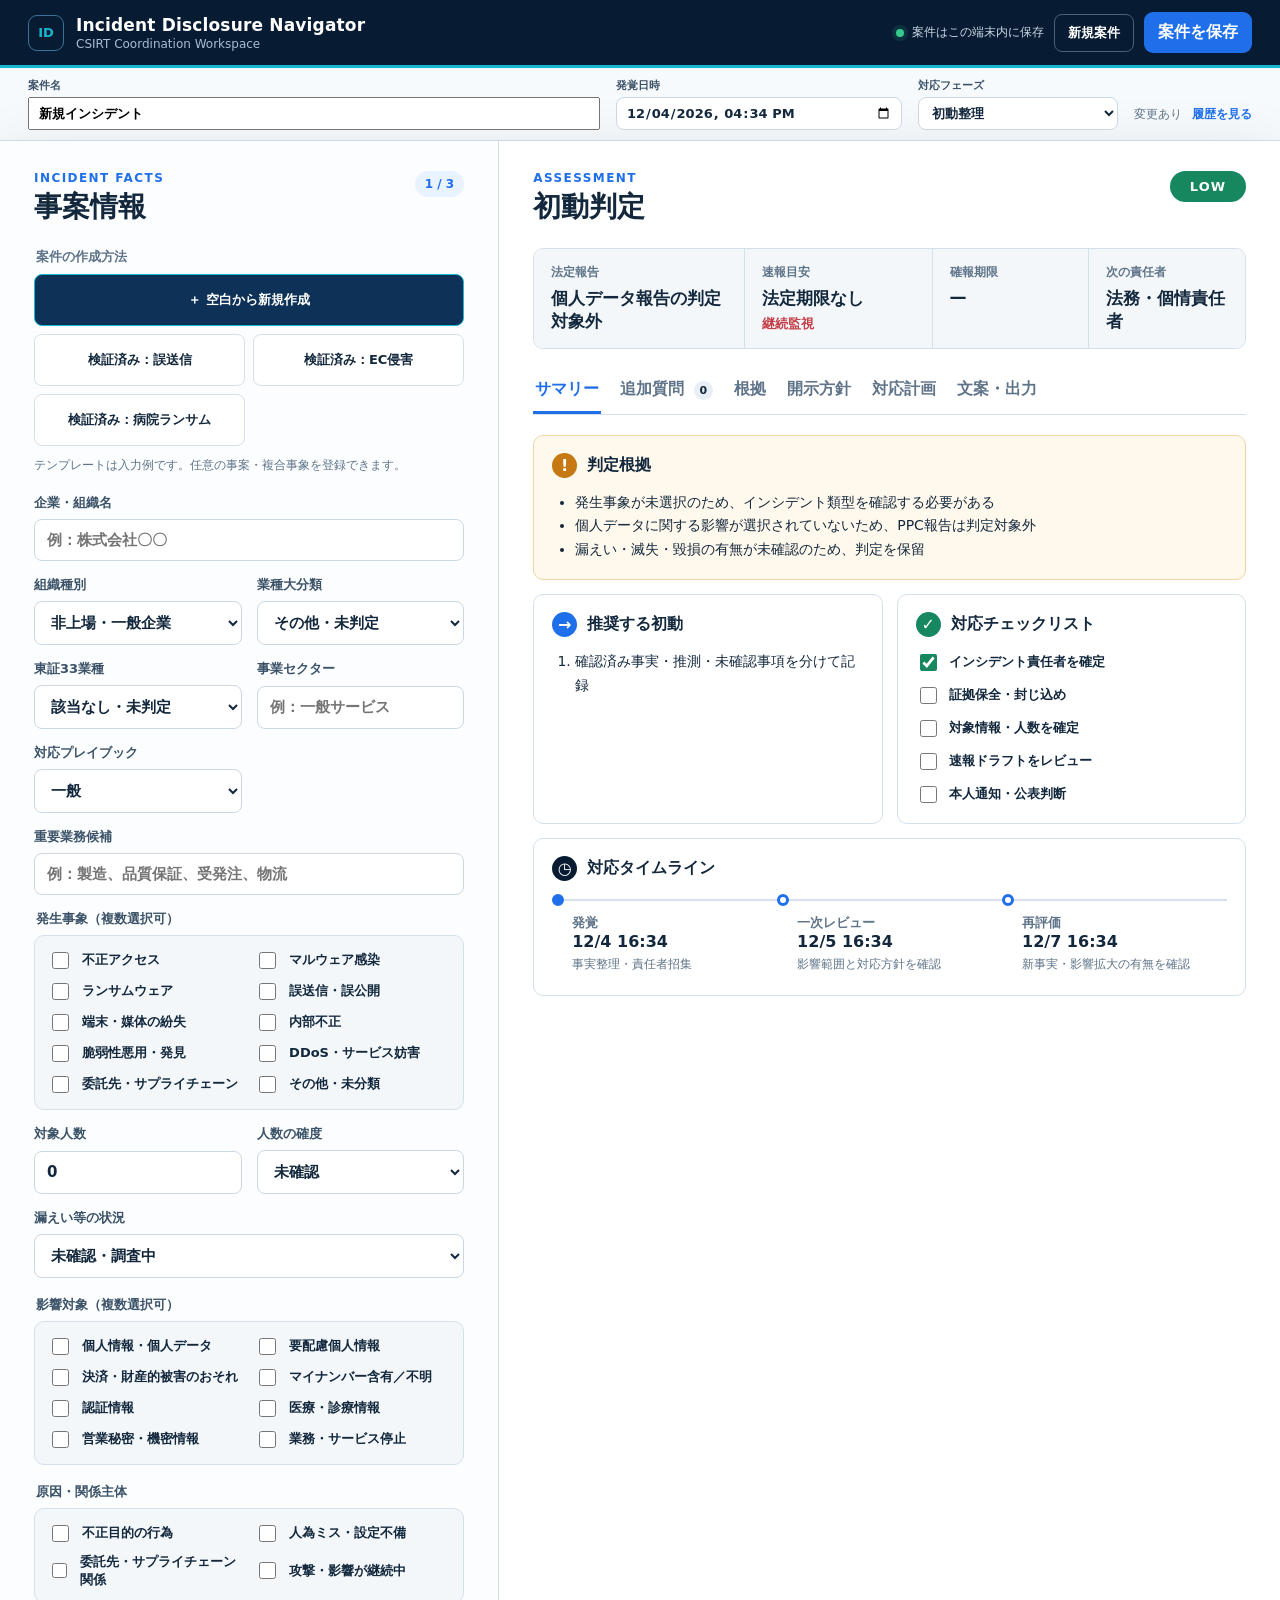
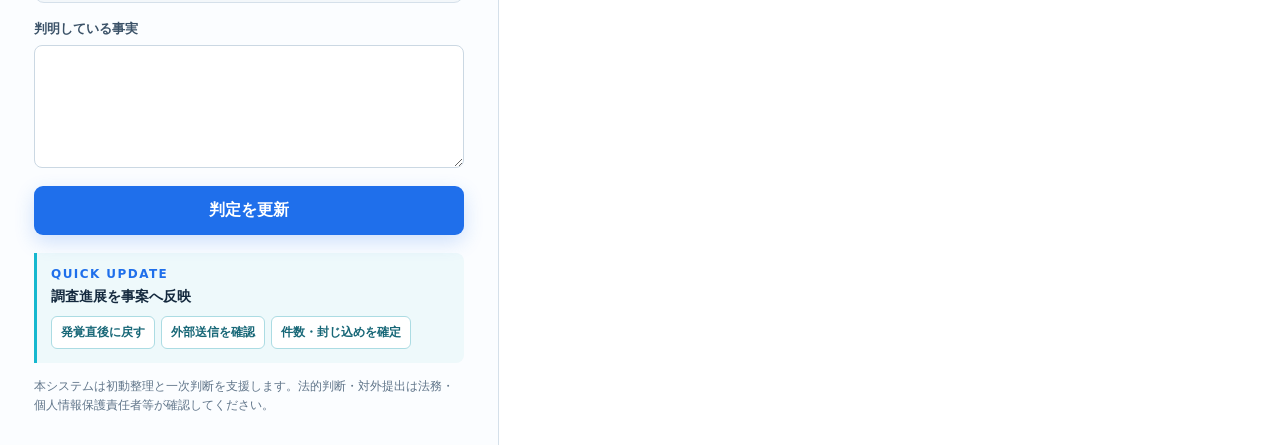
<file: index.html>
<!doctype html>
<html lang="ja">
<head>
  <meta charset="utf-8"><meta name="viewport" content="width=device-width,initial-scale=1">
  <title>Incident Disclosure Navigator</title>
  <meta name="description" content="サイバーインシデント発覚後の報告判断・社内外調整・文案作成を支援">
  <link rel="icon" type="image/svg+xml" href="data:image/svg+xml,%3Csvg xmlns='http://www.w3.org/2000/svg' viewBox='0 0 64 64'%3E%3Crect width='64' height='64' rx='14' fill='%23071b33'/%3E%3Cpath d='M32 9 51 16v15c0 12-8 20-19 25C21 51 13 43 13 31V16l19-7Z' fill='none' stroke='%2329d3e2' stroke-width='5'/%3E%3Cpath d='M23 32h18M32 23v18' stroke='white' stroke-width='5'/%3E%3C/svg%3E">
  <link rel="stylesheet" href="./styles.css">
</head>
<body>
  <header class="topbar">
    <div class="brand"><div class="mark">ID</div><div><strong>Incident Disclosure Navigator</strong><span>CSIRT Coordination Workspace</span></div></div>
    <div class="top-actions"><span class="privacy"><i></i>案件はこの端末内に保存</span><button class="ghost dark" id="newCaseBtn">新規案件</button><button class="primary compact" id="saveBtn">案件を保存</button></div>
  </header>
  <div class="casebar">
    <label>案件名<input id="caseName" value="ECサイト不正アクセス事案"></label>
    <label>発覚日時<input id="detectedAt" type="datetime-local"></label>
    <label>対応フェーズ<select id="phase"><option value="triage">初動整理</option><option value="investigation">詳細調査</option><option value="notification">報告・通知</option></select></label>
    <div class="case-state"><span id="saveState">未保存</span><button id="historyBtn" class="text-btn">履歴を見る</button></div>
  </div>
  <main class="workspace">
    <aside class="input-pane">
      <div class="section-head"><div><p class="eyebrow">INCIDENT FACTS</p><h1>事案情報</h1></div><span class="step">1 / 3</span></div>
      <fieldset class="presets"><legend>案件の作成方法</legend><button data-preset="blank" class="blank">＋ 空白から新規作成</button><button data-preset="mistake">検証済み：誤送信</button><button data-preset="ecommerce">検証済み：EC侵害</button><button data-preset="hospital">検証済み：病院ランサム</button><p>テンプレートは入力例です。任意の事案・複合事象を登録できます。</p></fieldset>
      <form id="incidentForm">
        <div class="form-grid">
          <label class="wide">企業・組織名<input id="companyName" type="text" placeholder="例：株式会社〇〇"></label>
          <label>組織種別<select id="orgType"><option value="listed">上場企業</option><option value="private">非上場・一般企業</option><option value="government">行政機関・自治体</option><option value="medical">医療法人・病院</option><option value="education_org">学校法人・教育機関</option><option value="nonprofit">非営利・その他</option></select></label>
          <label>業種大分類<select id="industryMajor"><option value="other">その他・未判定</option><option value="primary">水産・農林業</option><option value="mining">鉱業</option><option value="construction">建設業</option><option value="manufacturing">製造業</option><option value="utilities">電気・ガス業</option><option value="transport_info">運輸・情報通信業</option><option value="commerce">商業</option><option value="finance_insurance">金融・保険業</option><option value="realestate">不動産業</option><option value="services">サービス業</option></select></label>
          <label>東証33業種<select id="tse33"><option value="">該当なし・未判定</option><option>水産・農林業</option><option>鉱業</option><option>建設業</option><option>食料品</option><option>繊維製品</option><option>パルプ・紙</option><option>化学</option><option>医薬品</option><option>石油・石炭製品</option><option>ゴム製品</option><option>ガラス・土石製品</option><option>鉄鋼</option><option>非鉄金属</option><option>金属製品</option><option>機械</option><option>電気機器</option><option>輸送用機器</option><option>精密機器</option><option>その他製品</option><option>電気・ガス業</option><option>陸運業</option><option>海運業</option><option>空運業</option><option>倉庫・運輸関連業</option><option>情報・通信業</option><option>卸売業</option><option>小売業</option><option>銀行業</option><option>証券、商品先物取引業</option><option>保険業</option><option>その他金融業</option><option>不動産業</option><option>サービス業</option></select></label>
          <label>事業セクター<input id="businessSector" type="text" list="businessSectorOptions" placeholder="例：一般サービス"><datalist id="businessSectorOptions"><option value="一般サービス"><option value="製造"><option value="販売・小売"><option value="情報サービス"><option value="金融・決済"><option value="医療"><option value="教育・研究"><option value="通信インフラ"><option value="物流・倉庫"><option value="エネルギー・公益"></datalist></label>
          <label>対応プレイブック<select id="sector"><option value="general">一般</option><option value="manufacturing">製造</option><option value="finance">金融・決済</option><option value="healthcare">医療</option><option value="education">教育</option><option value="retail">小売・EC</option><option value="telecom">情報通信</option><option value="transport">運輸・物流</option><option value="energy">電気・ガス</option><option value="public">公共</option></select></label>
          <label class="wide">重要業務候補<input id="criticalFunctions" type="text" placeholder="例：製造、品質保証、受発注、物流"></label>
          <fieldset class="option-group wide"><legend>発生事象（複数選択可）</legend><div class="checks compact-checks">
            <label><input name="incidentEvent" value="unauthorized" type="checkbox">不正アクセス</label><label><input name="incidentEvent" value="malware" type="checkbox">マルウェア感染</label>
            <label><input name="incidentEvent" value="ransomware" type="checkbox">ランサムウェア</label><label><input name="incidentEvent" value="misdelivery" type="checkbox">誤送信・誤公開</label>
            <label><input name="incidentEvent" value="lost" type="checkbox">端末・媒体の紛失</label><label><input name="incidentEvent" value="insider" type="checkbox">内部不正</label>
            <label><input name="incidentEvent" value="vulnerability" type="checkbox">脆弱性悪用・発見</label><label><input name="incidentEvent" value="ddos" type="checkbox">DDoS・サービス妨害</label>
            <label><input name="incidentEvent" value="supplychain" type="checkbox">委託先・サプライチェーン</label><label><input name="incidentEvent" value="other" type="checkbox">その他・未分類</label>
          </div></fieldset>
          <label>対象人数<input id="affectedCount" type="number" min="0" value="4200"></label>
          <label>人数の確度<select id="countConfidence"><option value="max">最大見込</option><option value="confirmed">確定</option><option value="unknown">未確認</option></select></label>
          <label class="wide">漏えい等の状況<select id="leakStatus"><option value="unknown">未確認・調査中</option><option value="confirmed">漏えい・滅失・毀損を確認</option><option value="suspected">漏えい等のおそれ</option><option value="unlikely">現時点で証拠なし</option><option value="not_applicable">個人データに関係しない</option></select></label>
        </div>
        <fieldset class="option-group"><legend>影響対象（複数選択可）</legend><div class="checks compact-checks">
          <label><input id="personalData" type="checkbox">個人情報・個人データ</label><label><input id="sensitive" type="checkbox">要配慮個人情報</label>
          <label><input id="financial" type="checkbox">決済・財産的被害のおそれ</label><label><input id="myNumber" type="checkbox">マイナンバー含有／不明</label>
          <label><input id="credentials" type="checkbox">認証情報</label><label><input id="medicalData" type="checkbox">医療・診療情報</label>
          <label><input id="confidential" type="checkbox">営業秘密・機密情報</label><label><input id="serviceDown" type="checkbox">業務・サービス停止</label>
        </div></fieldset>
        <fieldset class="option-group"><legend>原因・関係主体</legend><div class="checks compact-checks">
          <label><input id="malicious" type="checkbox">不正目的の行為</label><label><input id="humanError" type="checkbox">人為ミス・設定不備</label>
          <label><input id="outsourced" type="checkbox">委託先・サプライチェーン関係</label><label><input id="ongoing" type="checkbox">攻撃・影響が継続中</label>
        </div></fieldset>
        <label class="notes-label">判明している事実<textarea id="facts" rows="4"></textarea></label>
        <button class="primary full" type="submit">判定を更新</button>
      </form>
      <div class="scenario-progress"><p class="eyebrow">QUICK UPDATE</p><strong>調査進展を事案へ反映</strong><div><button data-progress="detect">発覚直後に戻す</button><button data-progress="exfil">外部送信を確認</button><button data-progress="final">件数・封じ込めを確定</button></div></div>
      <p class="legal-note">本システムは初動整理と一次判断を支援します。法的判断・対外提出は法務・個人情報保護責任者等が確認してください。</p>
    </aside>
    <section class="result-pane" aria-live="polite">
      <div class="result-header"><div><p class="eyebrow">ASSESSMENT</p><h2>初動判定</h2></div><div id="severityBadge" class="severity high">HIGH</div></div>
      <div class="decision-strip">
        <div><span>法定報告</span><strong id="reportDecision">—</strong></div>
        <div><span>速報目安</span><strong id="initialDeadline">—</strong><small id="initialCountdown"></small></div>
        <div><span>確報期限</span><strong id="finalDeadline">—</strong><small id="finalCountdown"></small></div>
        <div><span>次の責任者</span><strong id="nextOwner">—</strong></div>
      </div>
      <nav class="tabs" aria-label="判定結果">
        <button class="active" data-tab="summary">サマリー</button><button data-tab="questions">追加質問 <b id="questionCount">0</b></button><button data-tab="basis">根拠</button><button data-tab="disclosure">開示方針</button><button data-tab="plan">対応計画</button><button data-tab="drafts">文案・出力</button>
      </nav>
      <div id="summary" class="tab-panel active">
        <article class="finding prominent"><div class="finding-title"><span class="icon">!</span><h3>判定根拠</h3></div><ul id="reasons"></ul></article>
        <div class="two-col"><article class="finding"><div class="finding-title"><span class="icon blue">→</span><h3>推奨する初動</h3></div><ol id="actions"></ol></article><article class="finding"><div class="finding-title"><span class="icon green">✓</span><h3>対応チェックリスト</h3></div><div id="checklist" class="task-list"></div></article></div>
        <article class="finding timeline-card"><div class="finding-title"><span class="icon navy">◷</span><h3>対応タイムライン</h3></div><div id="timeline" class="timeline"></div></article>
      </div>
      <div id="questions" class="tab-panel"><div class="panel-intro"><div><h3>不足情報の確認</h3><p>回答すると判定と推奨行動が即時更新されます。</p></div><span id="completion">0% 完了</span></div><div id="questionCards" class="question-cards"></div></div>
      <div id="basis" class="tab-panel"><div class="panel-intro"><div><h3>判定ルールと公的根拠</h3><p>入力事実、未確認事項、適用条件を分けて表示します。</p></div><span class="source-date">Rules v1.2｜基準日 2026-09-23</span></div><div id="basisCards" class="basis-cards"></div><a class="official-link" href="https://www.ppc.go.jp/personalinfo/legal/leakAction/" target="_blank" rel="noreferrer">個人情報保護委員会の資料を確認 ↗</a></div>
      <div id="disclosure" class="tab-panel"><div class="matrix-head"><span>相手／優先度</span><span>開示する内容</span><span>留保する内容</span></div><div id="matrixRows"></div></div>
      <div id="plan" class="tab-panel">
        <div class="panel-intro plan-intro"><div><h3>担当・期限・作業計画</h3><p>事案と報告期限から自動生成。担当・日付・状態は会議前に編集できます。</p></div><button class="primary compact" id="xlsxBtn">ガントチャートをExcel出力</button></div>
        <div class="milestone-strip"><div><span>発覚</span><strong id="planDetected">—</strong></div><div><span>速報目安</span><strong id="planInitial">—</strong></div><div><span>確報期限</span><strong id="planFinal">—</strong></div></div>
        <div class="plan-table-wrap"><table class="plan-table"><thead><tr><th>担当</th><th>タスク</th><th>開始日</th><th>期限</th><th>状態</th></tr></thead><tbody id="planRows"></tbody></table></div>
        <p class="plan-note">Excelには「対応計画・ガント」「RACI」「前提・未確認事項」の3シートを出力します。</p>
      </div>
      <div id="drafts" class="tab-panel">
        <div class="draft-toolbar"><label>出力先<select id="draftTarget"><option value="executive">経営層向け第一報</option><option value="authority">監督機関向け記載案</option><option value="customer">顧客・本人向け通知案</option><option value="vendor">委託先への調査依頼</option></select></label><button class="ai-button" id="aiDraftBtn"><span>文案</span>生成</button><button class="ghost" id="copyBtn">コピー</button><button class="primary compact" id="printBtn">印刷／PDF</button><button class="ghost" id="exportBtn">JSON出力</button></div>
        <div class="generation-state"><span id="draftMode" class="mode-badge local">ローカルテンプレート</span><p id="draftNotice">画面上の入力情報を外部へ送信せず、ローカルテンプレートで文案を生成します。</p></div>
        <textarea id="draftText" class="draft" aria-label="生成された文案"></textarea><pre id="printDraft" class="print-draft" aria-hidden="true"></pre><div id="copyToast" class="toast">コピーしました</div>
      </div>
    </section>
  </main>
  <dialog id="historyDialog"><div class="dialog-head"><div><p class="eyebrow">AUDIT TRAIL</p><h2>案件履歴</h2></div><button class="ghost" id="closeHistory">閉じる</button></div><div id="savedCases"></div><h3>変更履歴</h3><div id="auditLog" class="audit-log"></div></dialog>
  <script src="./app.js"></script>
</body></html>
</file>
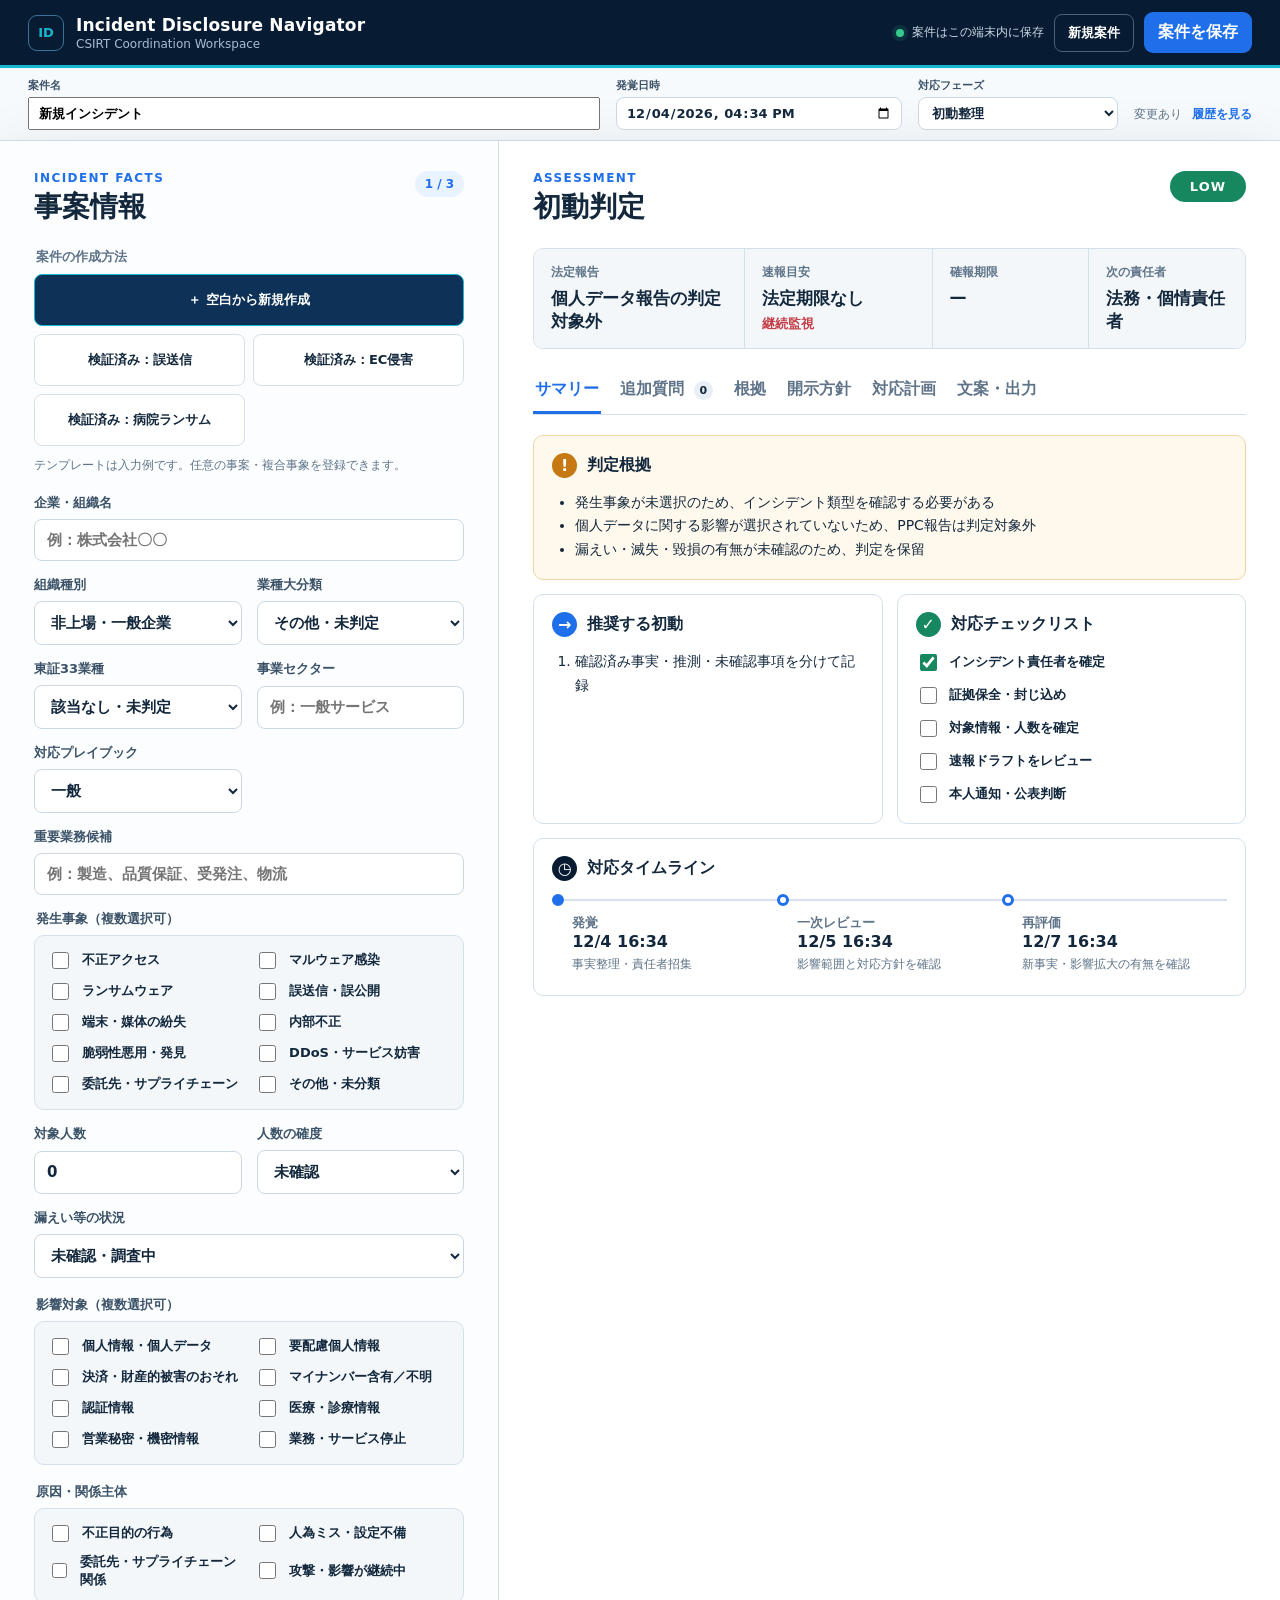
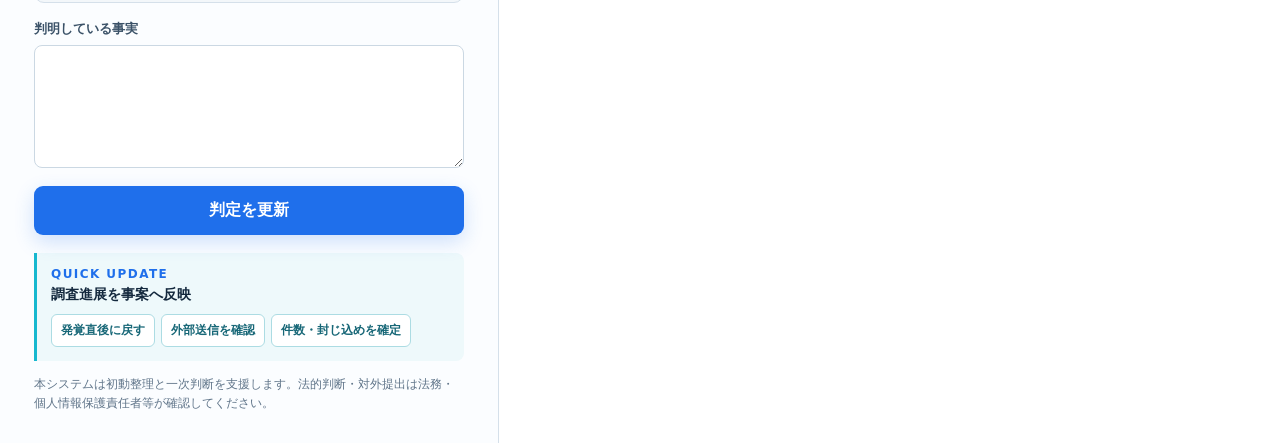
<file: main.html>
<html lang="ja">
<head>
  <meta charset="utf-8"><meta name="viewport" content="width=device-width,initial-scale=1">
  <title>Incident Disclosure Navigator</title>
  <meta name="description" content="サイバーインシデント発覚後の報告判断・社内外調整・文案作成を支援">
  <link rel="icon" type="image/svg+xml" href="data:image/svg+xml,%3Csvg xmlns='http://www.w3.org/2000/svg' viewBox='0 0 64 64'%3E%3Crect width='64' height='64' rx='14' fill='%23071b33'/%3E%3Cpath d='M32 9 51 16v15c0 12-8 20-19 25C21 51 13 43 13 31V16l19-7Z' fill='none' stroke='%2329d3e2' stroke-width='5'/%3E%3Cpath d='M23 32h18M32 23v18' stroke='white' stroke-width='5'/%3E%3C/svg%3E">
  <link rel="stylesheet" href="./styles.css">
<!--
  <script src="chrome-extension://ajdpfmkffanmkhejnopjppegokpogffp/assets/prompt.js"></script></head>
-->

<body>
  <header class="topbar">
    <div class="brand"><div class="mark">ID</div><div><strong>Incident Disclosure Navigator</strong><span>CSIRT Coordination Workspace</span></div></div>
    <div class="top-actions"><span class="privacy"><i></i>案件はこの端末内に保存</span><button class="ghost dark" id="newCaseBtn">新規案件</button><button class="primary compact" id="saveBtn">案件を保存</button></div>
  </header>
  <div class="casebar">
    <label>案件名<input id="caseName" value="ECサイト不正アクセス事案"></label>
    <label>発覚日時<input id="detectedAt" type="datetime-local"></label>
    <label>対応フェーズ<select id="phase"><option value="triage">初動整理</option><option value="investigation">詳細調査</option><option value="notification">報告・通知</option></select></label>
    <div class="case-state"><span id="saveState">変更あり</span><button id="historyBtn" class="text-btn">履歴を見る</button></div>
  </div>
  <main class="workspace">
    <aside class="input-pane">
      <div class="section-head"><div><p class="eyebrow">INCIDENT FACTS</p><h1>事案情報</h1></div><span class="step">1 / 3</span></div>
      <fieldset class="presets"><legend>案件の作成方法</legend><button data-preset="blank" class="blank selected">＋ 空白から新規作成</button><button data-preset="mistake">検証済み：誤送信</button><button data-preset="ecommerce">検証済み：EC侵害</button><button data-preset="hospital">検証済み：病院ランサム</button><p>テンプレートは入力例です。任意の事案・複合事象を登録できます。</p></fieldset>
      <form id="incidentForm">
        <div class="form-grid">
          <label class="wide">企業・組織名<input id="companyName" type="text" placeholder="例：株式会社〇〇"></label>
          <label>組織種別<select id="orgType"><option value="listed">上場企業</option><option value="private">非上場・一般企業</option><option value="government">行政機関・自治体</option><option value="medical">医療法人・病院</option><option value="education_org">学校法人・教育機関</option><option value="nonprofit">非営利・その他</option></select></label>
          <label>業種大分類<select id="industryMajor"><option value="other">その他・未判定</option><option value="primary">水産・農林業</option><option value="mining">鉱業</option><option value="construction">建設業</option><option value="manufacturing">製造業</option><option value="utilities">電気・ガス業</option><option value="transport_info">運輸・情報通信業</option><option value="commerce">商業</option><option value="finance_insurance">金融・保険業</option><option value="realestate">不動産業</option><option value="services">サービス業</option></select></label>
          <label>東証33業種<select id="tse33"><option value="">該当なし・未判定</option><option>水産・農林業</option><option>鉱業</option><option>建設業</option><option>食料品</option><option>繊維製品</option><option>パルプ・紙</option><option>化学</option><option>医薬品</option><option>石油・石炭製品</option><option>ゴム製品</option><option>ガラス・土石製品</option><option>鉄鋼</option><option>非鉄金属</option><option>金属製品</option><option>機械</option><option>電気機器</option><option>輸送用機器</option><option>精密機器</option><option>その他製品</option><option>電気・ガス業</option><option>陸運業</option><option>海運業</option><option>空運業</option><option>倉庫・運輸関連業</option><option>情報・通信業</option><option>卸売業</option><option>小売業</option><option>銀行業</option><option>証券、商品先物取引業</option><option>保険業</option><option>その他金融業</option><option>不動産業</option><option>サービス業</option></select></label>
          <label>事業セクター<input id="businessSector" type="text" list="businessSectorOptions" placeholder="例：一般サービス"><datalist id="businessSectorOptions"><option value="一般サービス"></option><option value="製造"></option><option value="販売・小売"></option><option value="情報サービス"></option><option value="金融・決済"></option><option value="医療"></option><option value="教育・研究"></option><option value="通信インフラ"></option><option value="物流・倉庫"></option><option value="エネルギー・公益"></option></datalist></label>
          <label>対応プレイブック<select id="sector"><option value="general">一般</option><option value="manufacturing">製造</option><option value="finance">金融・決済</option><option value="healthcare">医療</option><option value="education">教育</option><option value="retail">小売・EC</option><option value="telecom">情報通信</option><option value="transport">運輸・物流</option><option value="energy">電気・ガス</option><option value="public">公共</option></select></label>
          <label class="wide">重要業務候補<input id="criticalFunctions" type="text" placeholder="例：製造、品質保証、受発注、物流"></label>
          <fieldset class="option-group wide"><legend>発生事象（複数選択可）</legend><div class="checks compact-checks">
            <label><input name="incidentEvent" value="unauthorized" type="checkbox">不正アクセス</label><label><input name="incidentEvent" value="malware" type="checkbox">マルウェア感染</label>
            <label><input name="incidentEvent" value="ransomware" type="checkbox">ランサムウェア</label><label><input name="incidentEvent" value="misdelivery" type="checkbox">誤送信・誤公開</label>
            <label><input name="incidentEvent" value="lost" type="checkbox">端末・媒体の紛失</label><label><input name="incidentEvent" value="insider" type="checkbox">内部不正</label>
            <label><input name="incidentEvent" value="vulnerability" type="checkbox">脆弱性悪用・発見</label><label><input name="incidentEvent" value="ddos" type="checkbox">DDoS・サービス妨害</label>
            <label><input name="incidentEvent" value="supplychain" type="checkbox">委託先・サプライチェーン</label><label><input name="incidentEvent" value="other" type="checkbox">その他・未分類</label>
          </div></fieldset>
          <label>対象人数<input id="affectedCount" type="number" min="0" value="4200"></label>
          <label>人数の確度<select id="countConfidence"><option value="max">最大見込</option><option value="confirmed">確定</option><option value="unknown">未確認</option></select></label>
          <label class="wide">漏えい等の状況<select id="leakStatus"><option value="unknown">未確認・調査中</option><option value="confirmed">漏えい・滅失・毀損を確認</option><option value="suspected">漏えい等のおそれ</option><option value="unlikely">現時点で証拠なし</option><option value="not_applicable">個人データに関係しない</option></select></label>
        </div>
        <fieldset class="option-group"><legend>影響対象（複数選択可）</legend><div class="checks compact-checks">
          <label><input id="personalData" type="checkbox">個人情報・個人データ</label><label><input id="sensitive" type="checkbox">要配慮個人情報</label>
          <label><input id="financial" type="checkbox">決済・財産的被害のおそれ</label><label><input id="myNumber" type="checkbox">マイナンバー含有／不明</label>
          <label><input id="credentials" type="checkbox">認証情報</label><label><input id="medicalData" type="checkbox">医療・診療情報</label>
          <label><input id="confidential" type="checkbox">営業秘密・機密情報</label><label><input id="serviceDown" type="checkbox">業務・サービス停止</label>
        </div></fieldset>
        <fieldset class="option-group"><legend>原因・関係主体</legend><div class="checks compact-checks">
          <label><input id="malicious" type="checkbox">不正目的の行為</label><label><input id="humanError" type="checkbox">人為ミス・設定不備</label>
          <label><input id="outsourced" type="checkbox">委託先・サプライチェーン関係</label><label><input id="ongoing" type="checkbox">攻撃・影響が継続中</label>
        </div></fieldset>
        <label class="notes-label">判明している事実<textarea id="facts" rows="4"></textarea></label>
        <button class="primary full" type="submit">判定を更新</button>
      </form>
      <div class="scenario-progress"><p class="eyebrow">QUICK UPDATE</p><strong>調査進展を事案へ反映</strong><div><button data-progress="detect">発覚直後に戻す</button><button data-progress="exfil">外部送信を確認</button><button data-progress="final">件数・封じ込めを確定</button></div></div>
      <p class="legal-note">本システムは初動整理と一次判断を支援します。法的判断・対外提出は法務・個人情報保護責任者等が確認してください。</p>
    </aside>
    <section class="result-pane" aria-live="polite">
      <div class="result-header"><div><p class="eyebrow">ASSESSMENT</p><h2>初動判定</h2></div><div id="severityBadge" class="severity low">LOW</div></div>
      <div class="decision-strip">
        <div><span>法定報告</span><strong id="reportDecision">個人データ報告の判定対象外</strong></div>
        <div><span>速報目安</span><strong id="initialDeadline">法定期限なし</strong><small id="initialCountdown">継続監視</small></div>
        <div><span>確報期限</span><strong id="finalDeadline">—</strong><small id="finalCountdown"></small></div>
        <div><span>次の責任者</span><strong id="nextOwner">法務・個情責任者</strong></div>
      </div>
      <nav class="tabs" aria-label="判定結果">
        <button class="active" data-tab="summary">サマリー</button><button data-tab="questions">追加質問 <b id="questionCount">0</b></button><button data-tab="basis">根拠</button><button data-tab="disclosure">開示方針</button><button data-tab="plan">対応計画</button><button data-tab="drafts">文案・出力</button>
      </nav>
      <div id="summary" class="tab-panel active">
        <article class="finding prominent"><div class="finding-title"><span class="icon">!</span><h3>判定根拠</h3></div><ul id="reasons"><li>発生事象が未選択のため、インシデント類型を確認する必要がある</li><li>個人データに関する影響が選択されていないため、PPC報告は判定対象外</li><li>漏えい・滅失・毀損の有無が未確認のため、判定を保留</li></ul></article>
        <div class="two-col"><article class="finding"><div class="finding-title"><span class="icon blue">→</span><h3>推奨する初動</h3></div><ol id="actions"><li>確認済み事実・推測・未確認事項を分けて記録</li></ol></article><article class="finding"><div class="finding-title"><span class="icon green">✓</span><h3>対応チェックリスト</h3></div><div id="checklist" class="task-list"><label><input type="checkbox" checked="">インシデント責任者を確定</label><label><input type="checkbox">証拠保全・封じ込め</label><label><input type="checkbox">対象情報・人数を確定</label><label><input type="checkbox">速報ドラフトをレビュー</label><label><input type="checkbox">本人通知・公表判断</label></div></article></div>
        <article class="finding timeline-card"><div class="finding-title"><span class="icon navy">◷</span><h3>対応タイムライン</h3></div><div id="timeline" class="timeline"><div class="time-node done"><span></span><div><small>発覚</small><strong>9/24 18:44</strong><p>事実整理・責任者招集</p></div></div><div class="time-node "><span></span><div><small>一次レビュー</small><strong>9/25 18:44</strong><p>影響範囲と対応方針を確認</p></div></div><div class="time-node "><span></span><div><small>再評価</small><strong>9/27 18:44</strong><p>新事実・影響拡大の有無を確認</p></div></div></div></article>
      </div>
      <div id="questions" class="tab-panel"><div class="panel-intro"><div><h3>不足情報の確認</h3><p>回答すると判定と推奨行動が即時更新されます。</p></div><span id="completion">追加確認なし</span></div><div id="questionCards" class="question-cards"><p class="empty">現在の入力から追加質問は生成されていません。</p></div></div>
      <div id="basis" class="tab-panel"><div class="panel-intro"><div><h3>判定ルールと公的根拠</h3><p>入力事実、未確認事項、適用条件を分けて表示します。</p></div><span class="source-date">Rules v1.2｜基準日 2026-09-23</span></div><div id="basisCards" class="basis-cards"><article class="basis-card "><span>非該当</span><div><strong>要件 1｜個人データ関連</strong><p>個人データへの影響は未選択です</p></div></article><article class="basis-card pending"><span>未確認</span><div><strong>要件 2｜漏えい等の状態</strong><p>現在の入力：未確認・調査中</p></div></article><article class="basis-card "><span>非該当</span><div><strong>要件 3｜要配慮・財産的被害</strong><p>要配慮情報、医療情報、財産的被害のおそれ</p></div></article><article class="basis-card "><span>非該当</span><div><strong>要件 4｜不正目的の行為</strong><p>不正アクセス、マルウェア、盗難、内部持出し等</p></div></article><article class="basis-card pending"><span>未確認</span><div><strong>要件 5｜1,000人超</strong><p>入力値：0人（未確認）</p></div></article><article class="basis-card deadline"><span>期限</span><div><strong>報告要否の確定後に期限を起算</strong><p>不正目的の行為によるおそれがある場合は確報60日以内。最終判断は責任者が行います。</p></div></article></div><a class="official-link" href="https://www.ppc.go.jp/personalinfo/legal/leakAction/" target="_blank" rel="noreferrer">個人情報保護委員会の資料を確認 ↗</a></div>
      <div id="disclosure" class="tab-panel"><div class="matrix-head"><span>相手／優先度</span><span>開示する内容</span><span>留保する内容</span></div><div id="matrixRows"><div class="matrix-row"><span><strong>経営層</strong><small>初動整理後</small></span><span>影響、期限、未確定事項、必要な意思決定</span><span class="hold">未検証の攻撃者属性・原因断定</span></div><div class="matrix-row"><span><strong>広報・Web</strong><small>公表判断後</small></span><span>確認済み事実、影響、対応状況</span><span class="hold">侵入経路の詳細、調査中の推測</span></div></div></div>
      <div id="plan" class="tab-panel">
        <div class="panel-intro plan-intro"><div><h3>担当・期限・作業計画</h3><p>事案と報告期限から自動生成。担当・日付・状態は会議前に編集できます。</p></div><button class="primary compact" id="xlsxBtn">ガントチャートをExcel出力</button></div>
        <div class="milestone-strip"><div><span>発覚</span><strong id="planDetected">2026-09-24</strong></div><div><span>速報目安</span><strong id="planInitial">法定期限なし</strong></div><div><span>確報期限</span><strong id="planFinal">継続監視</strong></div></div>
        <div class="plan-table-wrap"><table class="plan-table"><thead><tr><th>担当</th><th>タスク</th><th>開始日</th><th>期限</th><th>状態</th></tr></thead><tbody id="planRows"><tr data-row="0"><td><input data-key="owner" value="CSIRT責任者"></td><td><input data-key="work" value="初動指揮・確認済み事実の整理"></td><td><input data-key="start" type="date" value="2026-09-24"></td><td><input data-key="due" type="date" value="2026-09-24"></td><td><select data-key="status"><option>未着手</option><option selected="">対応中</option><option>完了</option><option>遅延</option></select></td></tr><tr data-row="1"><td><input data-key="owner" value="解析担当"></td><td><input data-key="work" value="証拠保全と影響範囲・侵入経路の調査"></td><td><input data-key="start" type="date" value="2026-09-24"></td><td><input data-key="due" type="date" value="2026-09-26"></td><td><select data-key="status"><option>未着手</option><option selected="">対応中</option><option>完了</option><option>遅延</option></select></td></tr><tr data-row="2"><td><input data-key="owner" value="法務・個人情報保護責任者"></td><td><input data-key="work" value="法令・契約上の報告要否を一次判断"></td><td><input data-key="start" type="date" value="2026-09-24"></td><td><input data-key="due" type="date" value="2026-09-25"></td><td><select data-key="status"><option>未着手</option><option selected="">対応中</option><option>完了</option><option>遅延</option></select></td></tr><tr data-row="3"><td><input data-key="owner" value="CSIRT責任者"></td><td><input data-key="work" value="未確認事項の担当割当と再評価"></td><td><input data-key="start" type="date" value="2026-09-25"></td><td><input data-key="due" type="date" value="2026-09-27"></td><td><select data-key="status"><option selected="">未着手</option><option>対応中</option><option>完了</option><option>遅延</option></select></td></tr><tr data-row="4"><td><input data-key="owner" value="CSIRT・所管部門"></td><td><input data-key="work" value="影響拡大の監視とクローズ条件の確認"></td><td><input data-key="start" type="date" value="2026-09-25"></td><td><input data-key="due" type="date" value="2026-09-29"></td><td><select data-key="status"><option selected="">未着手</option><option>対応中</option><option>完了</option><option>遅延</option></select></td></tr><tr data-row="5"><td><input data-key="owner" value="CSIRT"></td><td><input data-key="work" value="原因・再発防止策の取りまとめ"></td><td><input data-key="start" type="date" value="2026-09-26"></td><td><input data-key="due" type="date" value="2026-10-01"></td><td><select data-key="status"><option selected="">未着手</option><option>対応中</option><option>完了</option><option>遅延</option></select></td></tr></tbody></table></div>
        <p class="plan-note">Excelには「対応計画・ガント」「RACI」「前提・未確認事項」の3シートを出力します。</p>
      </div>
      <div id="drafts" class="tab-panel">
        <div class="draft-toolbar"><label>出力先<select id="draftTarget"><option value="executive">経営層向け第一報</option><option value="authority">監督機関向け記載案</option><option value="customer">顧客・本人向け通知案</option><option value="vendor">委託先への調査依頼</option></select></label><button class="ai-button" id="aiDraftBtn"><span>AI</span>文案を生成</button><button class="ghost" id="copyBtn">コピー</button><button class="primary compact" id="printBtn">印刷／PDF</button><button class="ghost" id="exportBtn">JSON出力</button></div>
        <div class="generation-state"><span id="draftMode" class="mode-badge local">ローカルテンプレート</span><p id="draftNotice">外部送信なし。AI生成を選んだ場合のみ、画面上の事案情報をLLM APIへ送信します。</p></div>
        <textarea id="draftText" class="draft" aria-label="生成された文案"></textarea><pre id="printDraft" class="print-draft" aria-hidden="true">【インシデント第一報】

案件：新規インシデント
企業・組織：未入力
業種：東証区分なし／未判定
重要業務：未確認
発覚：9/24 18:44
事案：未分類・確認中
対象：0名（未確認）
状況：事実関係を確認中

■一次判断
法定報告：個人データ報告の判定対象外
速報目安：該当なし
確報期限：該当なし

■判断を求める事項
・調査、封じ込め体制
・対外説明の方針と承認者
・サービス継続／停止判断

※確認済み事実と未確認事項を分け、調査進展に応じて更新します。</pre><div id="copyToast" class="toast">コピーしました</div>
      </div>
    </section>
  </main>
  <dialog id="historyDialog"><div class="dialog-head"><div><p class="eyebrow">AUDIT TRAIL</p><h2>案件履歴</h2></div><button class="ghost" id="closeHistory">閉じる</button></div><div id="savedCases"></div><h3>変更履歴</h3><div id="auditLog" class="audit-log"></div></dialog>
  <script src="./app.js"></script>

</body>
</html>
</file>
<file: styles.css>
:root {
  color-scheme: light;
  --navy: #071b33;
  --navy-2: #0d2947;
  --blue: #1f6feb;
  --cyan: #17b8cf;
  --ink: #13283d;
  --muted: #5f7489;
  --line: #d5e0ea;
  --paper: #ffffff;
  --surface: #f3f7fa;
  --green: #16875f;
  --amber: #c67812;
  --red: #c53d46;
  font-family: "Noto Sans JP", "Yu Gothic", "Meiryo", system-ui, sans-serif;
}
* { box-sizing: border-box; }
body { margin: 0; color: var(--ink); background: #e9f0f6; min-height: 100vh; }
button, input, select, textarea { font: inherit; }
button { cursor: pointer; }
.topbar { height: 68px; padding: 0 28px; display: flex; align-items: center; justify-content: space-between; color: white; background: var(--navy); border-bottom: 3px solid var(--cyan); }
.brand { display: flex; align-items: center; gap: 12px; }
.brand strong { display: block; font-size: 17px; letter-spacing: .01em; }
.brand span { display: block; margin-top: 2px; color: #a9bed1; font-size: 12px; }
.mark { width: 36px; height: 36px; display: grid; place-items: center; border: 1px solid #3a7198; border-radius: 9px; color: var(--cyan); font-weight: 800; font-size: 13px; }
.status { font-size: 13px; color: #cbd9e5; display: flex; align-items: center; gap: 8px; }
.status span { width: 8px; height: 8px; background: #35c98d; border-radius: 50%; box-shadow: 0 0 0 4px rgba(53,201,141,.12); }
.workspace { display: grid; grid-template-columns: minmax(390px, 39%) minmax(590px, 61%); min-height: calc(100vh - 134px); max-width: 1700px; margin: 0 auto; background: var(--paper); box-shadow: 0 16px 60px rgba(7,27,51,.12); }
.input-pane, .result-pane { padding: 30px 34px; }
.input-pane { border-right: 1px solid var(--line); background: #fbfdff; }
.result-pane { background: var(--paper); }
.section-head, .result-header { display: flex; align-items: flex-start; justify-content: space-between; gap: 20px; }
.eyebrow { margin: 0 0 5px; color: var(--blue); font-size: 12px; font-weight: 800; letter-spacing: .12em; }
h1, h2 { margin: 0; font-size: 28px; line-height: 1.2; }
.ghost { border: 1px solid var(--line); background: white; color: var(--ink); border-radius: 8px; padding: 9px 13px; font-weight: 700; font-size: 13px; }
.ghost:hover { border-color: var(--blue); color: var(--blue); }
.presets { margin: 24px 0 20px; padding: 0; border: 0; display: grid; grid-template-columns: repeat(2, 1fr); gap: 8px; }
.presets legend { width: 100%; margin-bottom: 8px; font-size: 13px; font-weight: 800; color: var(--muted); }
.presets button { min-height: 52px; padding: 8px; border: 1px solid var(--line); background: white; border-radius: 8px; color: var(--ink); font-weight: 700; font-size: 13px; line-height: 1.35; }
.presets button:hover, .presets button.selected { border-color: var(--blue); background: #edf5ff; color: #0a57bd; }
.presets button.blank{grid-column:1/-1;background:var(--navy);border-color:var(--navy);color:white}.presets button.blank:hover,.presets button.blank.selected{background:#0d3157;border-color:var(--cyan);color:white}.presets p{grid-column:1/-1;margin:2px 0 0;color:var(--muted);font-size:12px;line-height:1.5}
.form-grid { display: grid; grid-template-columns: 1fr 1fr; gap: 15px; }
label { display: grid; gap: 7px; color: #3b5268; font-size: 13px; font-weight: 800; }
label.wide { grid-column: 1 / -1; }
select, input[type="number"], input[type="text"], input[type="datetime-local"], textarea { width: 100%; border: 1px solid #cbd8e3; border-radius: 8px; background: white; color: var(--ink); padding: 11px 12px; font-size: 15px; outline: none; }
select:focus, input:focus, textarea:focus { border-color: var(--blue); box-shadow: 0 0 0 3px rgba(31,111,235,.12); }
.checks { margin: 18px 0; display: grid; gap: 9px; padding: 16px; border: 1px solid var(--line); border-radius: 10px; background: var(--surface); }
.checks label { display: flex; align-items: center; gap: 10px; font-size: 14px; font-weight: 600; color: var(--ink); }
.checks input { width: 17px; height: 17px; accent-color: var(--blue); }
.option-group{margin:18px 0 0;padding:0;border:0}.option-group.wide{grid-column:1/-1;margin:0}.option-group legend{margin-bottom:7px;color:#3b5268;font-size:13px;font-weight:800}.option-group .checks{margin:0}.compact-checks{gap:8px 12px;padding:13px}.compact-checks label{font-size:13px}
.notes-label { margin-top: 17px; }
textarea { resize: vertical; line-height: 1.65; }
.primary { margin-top: 18px; width: 100%; border: 0; border-radius: 9px; padding: 14px 18px; background: var(--blue); color: white; font-weight: 800; box-shadow: 0 7px 20px rgba(31,111,235,.2); }
.primary:hover { background: #165bc5; }
.legal-note { margin: 14px 0 0; color: var(--muted); font-size: 12px; line-height: 1.6; }
.severity { min-width: 76px; text-align: center; border-radius: 999px; padding: 8px 13px; color: white; font-size: 13px; font-weight: 900; letter-spacing: .08em; }
.severity.low { background: var(--green); }
.severity.medium { background: var(--amber); }
.severity.high { background: var(--red); }
.severity.critical { background: #851e38; }
.decision-strip { margin: 24px 0 18px; display: grid; grid-template-columns: 1.35fr 1.2fr 1fr 1fr; border: 1px solid var(--line); border-radius: 10px; overflow: hidden; }
.decision-strip div { padding: 15px 17px; background: var(--surface); border-right: 1px solid var(--line); }
.decision-strip div:last-child { border-right: 0; }
.decision-strip span { display: block; color: var(--muted); font-size: 12px; font-weight: 800; }
.decision-strip strong { display: block; margin-top: 6px; font-size: 17px; }
.decision-strip small { display:block; margin-top:5px; color:var(--red); font-weight:800; }
.tabs { display: flex; gap: 22px; border-bottom: 1px solid var(--line); }
.tabs button { padding: 12px 2px 11px; border: 0; border-bottom: 3px solid transparent; background: transparent; color: var(--muted); font-weight: 800; }
.tabs button.active { color: var(--blue); border-color: var(--blue); }
.tab-panel { display: none; padding-top: 20px; }
.tab-panel.active { display: block; }
.finding { border: 1px solid var(--line); border-radius: 10px; padding: 17px 18px; background: white; }
.finding.prominent { background: #fff8ec; border-color: #f0d4a6; }
.finding-title { display: flex; align-items: center; gap: 10px; }
.finding h3 { margin: 0; font-size: 16px; }
.icon { width: 25px; height: 25px; display: grid; place-items: center; border-radius: 50%; background: var(--amber); color: white; font-weight: 900; }
.icon.blue { background: var(--blue); }
.icon.green { background: var(--green); }
.finding ul, .finding ol { margin: 13px 0 0; padding-left: 23px; line-height: 1.7; font-size: 14px; }
.two-col { display: grid; grid-template-columns: 1fr 1fr; gap: 14px; margin-top: 14px; }
.matrix-head, .matrix-row { display: grid; grid-template-columns: 150px 1fr 1fr; }
.matrix-head { background: var(--navy); color: white; border-radius: 8px 8px 0 0; font-size: 12px; font-weight: 800; }
.matrix-head span, .matrix-row span { padding: 13px 14px; }
.matrix-row { border: 1px solid var(--line); border-top: 0; font-size: 14px; line-height: 1.5; }
.matrix-row:nth-child(even) { background: var(--surface); }
.matrix-row span + span { border-left: 1px solid var(--line); }
.matrix-row .hold { color: var(--red); }
.matrix-row strong,.matrix-row small{display:block}.matrix-row small{margin-top:5px;color:var(--blue);font-weight:800}
.draft-toolbar { display: flex; align-items: end; justify-content: space-between; gap: 16px; margin-bottom: 14px; }
.draft-toolbar label { width: min(340px, 70%); }
.draft { min-height: 330px; font-family: "Noto Sans JP", "Yu Gothic", sans-serif; font-size: 15px; }
.print-draft{display:none}
.ai-button{display:flex;align-items:center;gap:8px;min-height:38px;border:0;border-radius:8px;padding:9px 14px;background:linear-gradient(135deg,#7759c2,#1f6feb);color:white;font-weight:800;box-shadow:0 6px 16px rgba(82,74,176,.2)}.ai-button:hover{filter:brightness(.94)}.ai-button:disabled{cursor:wait;opacity:.7}.ai-button span{display:grid;place-items:center;width:24px;height:20px;border:1px solid rgba(255,255,255,.45);border-radius:5px;font-size:11px;letter-spacing:.06em}.generation-state{display:flex;align-items:center;gap:10px;margin:-2px 0 12px}.generation-state p{margin:0;color:var(--muted);font-size:12px;line-height:1.5}.mode-badge{flex:none;padding:5px 8px;border-radius:999px;font-size:11px;font-weight:900}.mode-badge.local{background:#edf1f4;color:var(--muted)}.mode-badge.ai{background:#eee9ff;color:#6546b6}
.toast { opacity: 0; margin-top: 10px; color: var(--green); font-size: 13px; font-weight: 800; transition: opacity .2s; }
.toast.show { opacity: 1; }
.top-actions{display:flex;align-items:center;gap:10px}.privacy{display:flex;align-items:center;gap:8px;color:#cbd9e5;font-size:12px}.privacy i{width:8px;height:8px;border-radius:50%;background:#35c98d;box-shadow:0 0 0 4px rgba(53,201,141,.12)}.ghost.dark{background:transparent;color:white;border-color:#4a6178}.ghost.dark:hover{border-color:var(--cyan);color:var(--cyan)}.primary.compact{width:auto;margin:0;padding:10px 14px;box-shadow:none}.primary.full{width:100%}
.casebar{min-height:66px;padding:10px 28px;display:grid;grid-template-columns:minmax(250px,2fr) minmax(210px,1fr) minmax(160px,.7fr) auto;gap:16px;align-items:end;background:#f7fafc;border-bottom:1px solid var(--line)}.casebar label{gap:4px;font-size:11px}.casebar input,.casebar select{padding:7px 9px;font-size:13px}.case-state{display:flex;align-items:center;gap:10px;padding-bottom:7px;color:var(--muted);font-size:12px}.text-btn{padding:0;border:0;background:transparent;color:var(--blue);font-weight:800}.step{padding:6px 10px;border-radius:999px;background:#e9f2ff;color:var(--blue);font-size:12px;font-weight:900}
.checks{grid-template-columns:1fr 1fr}.scenario-progress{margin-top:18px;padding:14px;border-left:3px solid var(--cyan);background:#eef9fb;border-radius:0 8px 8px 0}.scenario-progress strong{font-size:14px}.scenario-progress div{display:flex;gap:6px;margin-top:10px;flex-wrap:wrap}.scenario-progress button{padding:7px 9px;border:1px solid #acdce3;border-radius:6px;background:white;color:#176777;font-size:12px;font-weight:800}
.tabs{gap:17px;overflow-x:auto}.tabs button{white-space:nowrap}.tabs b{display:inline-grid;place-items:center;min-width:19px;height:19px;margin-left:4px;padding:0 5px;border-radius:10px;background:#e7eef6;color:var(--ink);font-size:11px}.panel-intro{display:flex;justify-content:space-between;align-items:start;margin-bottom:15px}.panel-intro h3{margin:0 0 5px}.panel-intro p{margin:0;color:var(--muted);font-size:13px}.panel-intro>span{padding:7px 10px;border-radius:7px;background:#edf5ff;color:var(--blue);font-size:12px;font-weight:900}
.question-cards,.basis-cards{display:grid;gap:10px}.question-card{display:flex;justify-content:space-between;gap:18px;padding:16px;border:1px solid var(--line);border-radius:10px}.question-card p,.basis-card p{margin:5px 0;color:var(--muted);font-size:13px;line-height:1.5}.question-card small{color:var(--blue)}.segmented{display:flex;align-self:center}.segmented button{padding:8px 10px;border:1px solid var(--line);border-right:0;background:white;color:var(--muted);font-size:12px;font-weight:800}.segmented button:first-child{border-radius:7px 0 0 7px}.segmented button:last-child{border-right:1px solid var(--line);border-radius:0 7px 7px 0}.segmented button.active{background:var(--navy);color:white;border-color:var(--navy)}
.basis-card{display:grid;grid-template-columns:70px 1fr;gap:14px;align-items:center;padding:14px;border:1px solid var(--line);border-radius:9px}.basis-card>span{padding:6px;text-align:center;border-radius:999px;background:#edf1f4;color:var(--muted);font-size:11px;font-weight:900}.basis-card.matched{border-color:#9fd6bf;background:#f3fbf7}.basis-card.matched>span{background:var(--green);color:white}.basis-card.pending{border-color:#efcf94;background:#fff9ed}.basis-card.pending>span{background:var(--amber);color:white}.basis-card.deadline{border-color:#a9c9f7;background:#f4f8ff}.basis-card.deadline>span{background:var(--blue);color:white}.official-link{display:inline-block;margin-top:16px;color:var(--blue);font-weight:800;font-size:13px}.task-list{display:grid;gap:10px;margin-top:14px}.task-list label{display:flex;align-items:center;gap:9px;color:var(--ink);font-weight:600}.task-list input{width:17px;height:17px;accent-color:var(--green)}
.timeline-card{margin-top:14px}.timeline{display:grid;grid-template-columns:repeat(3,1fr);margin-top:18px}.time-node{position:relative;padding-left:20px;border-top:2px solid var(--line)}.time-node>span{position:absolute;top:-7px;left:0;width:12px;height:12px;border-radius:50%;background:white;border:3px solid var(--blue)}.time-node.done>span{background:var(--blue)}.time-node div{padding:13px 8px 0 0}.time-node small,.time-node strong{display:block}.time-node small{color:var(--muted);font-weight:800}.time-node p{margin:5px 0;color:var(--muted);font-size:12px}.icon.navy{background:var(--navy)}
.draft-toolbar{justify-content:flex-start;flex-wrap:wrap}.draft-toolbar label{margin-right:auto}.draft-toolbar .ghost,.draft-toolbar .primary{align-self:end}.source-date{white-space:nowrap}
.plan-intro{align-items:center}.plan-intro .primary{margin:0;width:auto}.milestone-strip{display:grid;grid-template-columns:repeat(3,1fr);margin-bottom:14px;border:1px solid var(--line);border-radius:9px;overflow:hidden}.milestone-strip div{padding:12px 14px;background:var(--surface);border-right:1px solid var(--line)}.milestone-strip div:last-child{border:0}.milestone-strip span,.milestone-strip strong{display:block}.milestone-strip span{color:var(--muted);font-size:12px;font-weight:800}.milestone-strip strong{margin-top:4px;font-size:14px}.plan-table-wrap{overflow:auto;border:1px solid var(--line);border-radius:10px}.plan-table{width:100%;min-width:720px;border-collapse:collapse}.plan-table th{padding:10px;background:var(--navy);color:white;text-align:left;font-size:12px}.plan-table td{padding:8px;border-top:1px solid var(--line);vertical-align:middle}.plan-table tbody tr:nth-child(even){background:var(--surface)}.plan-table input,.plan-table select{width:100%;min-width:105px;padding:8px;border:1px solid #cbd8e3;border-radius:6px;background:white;color:var(--ink);font-size:13px}.plan-table td:nth-child(1){width:17%}.plan-table td:nth-child(2){width:35%}.plan-table td:nth-child(3),.plan-table td:nth-child(4){width:16%}.plan-table td:nth-child(5){width:16%}.plan-note{margin:12px 0 0;color:var(--muted);font-size:12px}
dialog{width:min(720px,92vw);max-height:80vh;border:0;border-radius:14px;padding:24px;box-shadow:0 30px 90px rgba(7,27,51,.28)}dialog::backdrop{background:rgba(7,27,51,.55)}.dialog-head{display:flex;justify-content:space-between;align-items:start;margin-bottom:18px}.saved-case{width:100%;display:flex;justify-content:space-between;padding:14px;margin-bottom:8px;border:1px solid var(--line);border-radius:8px;background:white;color:var(--ink)}.saved-case span{color:var(--muted)}.audit-log{display:grid;gap:8px}.audit-log div{display:grid;grid-template-columns:170px 1fr;padding:10px;background:var(--surface);border-radius:7px;font-size:13px}.audit-log time{color:var(--muted)}.empty{color:var(--muted)}
@media print{@page{size:A4;margin:15mm}.topbar,.casebar,.input-pane,.tabs,.draft-toolbar,.legal-note,.draft,.toast{display:none!important}.workspace{display:block;min-height:0;box-shadow:none}.result-pane{padding:0}.tab-panel{display:none!important}#drafts{display:block!important;padding-top:16px}.print-draft{display:block;margin:0;padding:0;border:0;background:white;color:#13283d;font-family:"Noto Sans JP","Yu Gothic",sans-serif;font-size:11pt;line-height:1.65;white-space:pre-wrap;overflow-wrap:anywhere;word-break:break-word}.generation-state{margin-bottom:18px}.decision-strip{break-inside:avoid}.result-header{break-after:avoid}}
@media (max-width: 980px) {
  .workspace { grid-template-columns: 1fr; }
  .casebar{grid-template-columns:1fr 1fr}.top-actions .privacy{display:none}
  .input-pane { border-right: 0; border-bottom: 1px solid var(--line); }
}
@media (max-width: 620px) {
  .topbar { padding: 0 16px; }
  .top-actions .ghost{display:none}.brand span{display:none}
  .casebar{grid-template-columns:1fr;padding:10px 16px}
  .input-pane, .result-pane { padding: 24px 18px; }
  .presets, .decision-strip, .two-col,.timeline { grid-template-columns: 1fr; }
  .checks{grid-template-columns:1fr}.question-card{display:block}.segmented{margin-top:12px}
  .milestone-strip{grid-template-columns:1fr}.milestone-strip div{border-right:0;border-bottom:1px solid var(--line)}
  .decision-strip div { border-right: 0; border-bottom: 1px solid var(--line); }
  .matrix-head { display: none; }
  .matrix-row { grid-template-columns: 1fr; margin-bottom: 12px; border: 1px solid var(--line); border-radius: 8px; }
  .matrix-row span + span { border-left: 0; border-top: 1px solid var(--line); }
}
</file>
